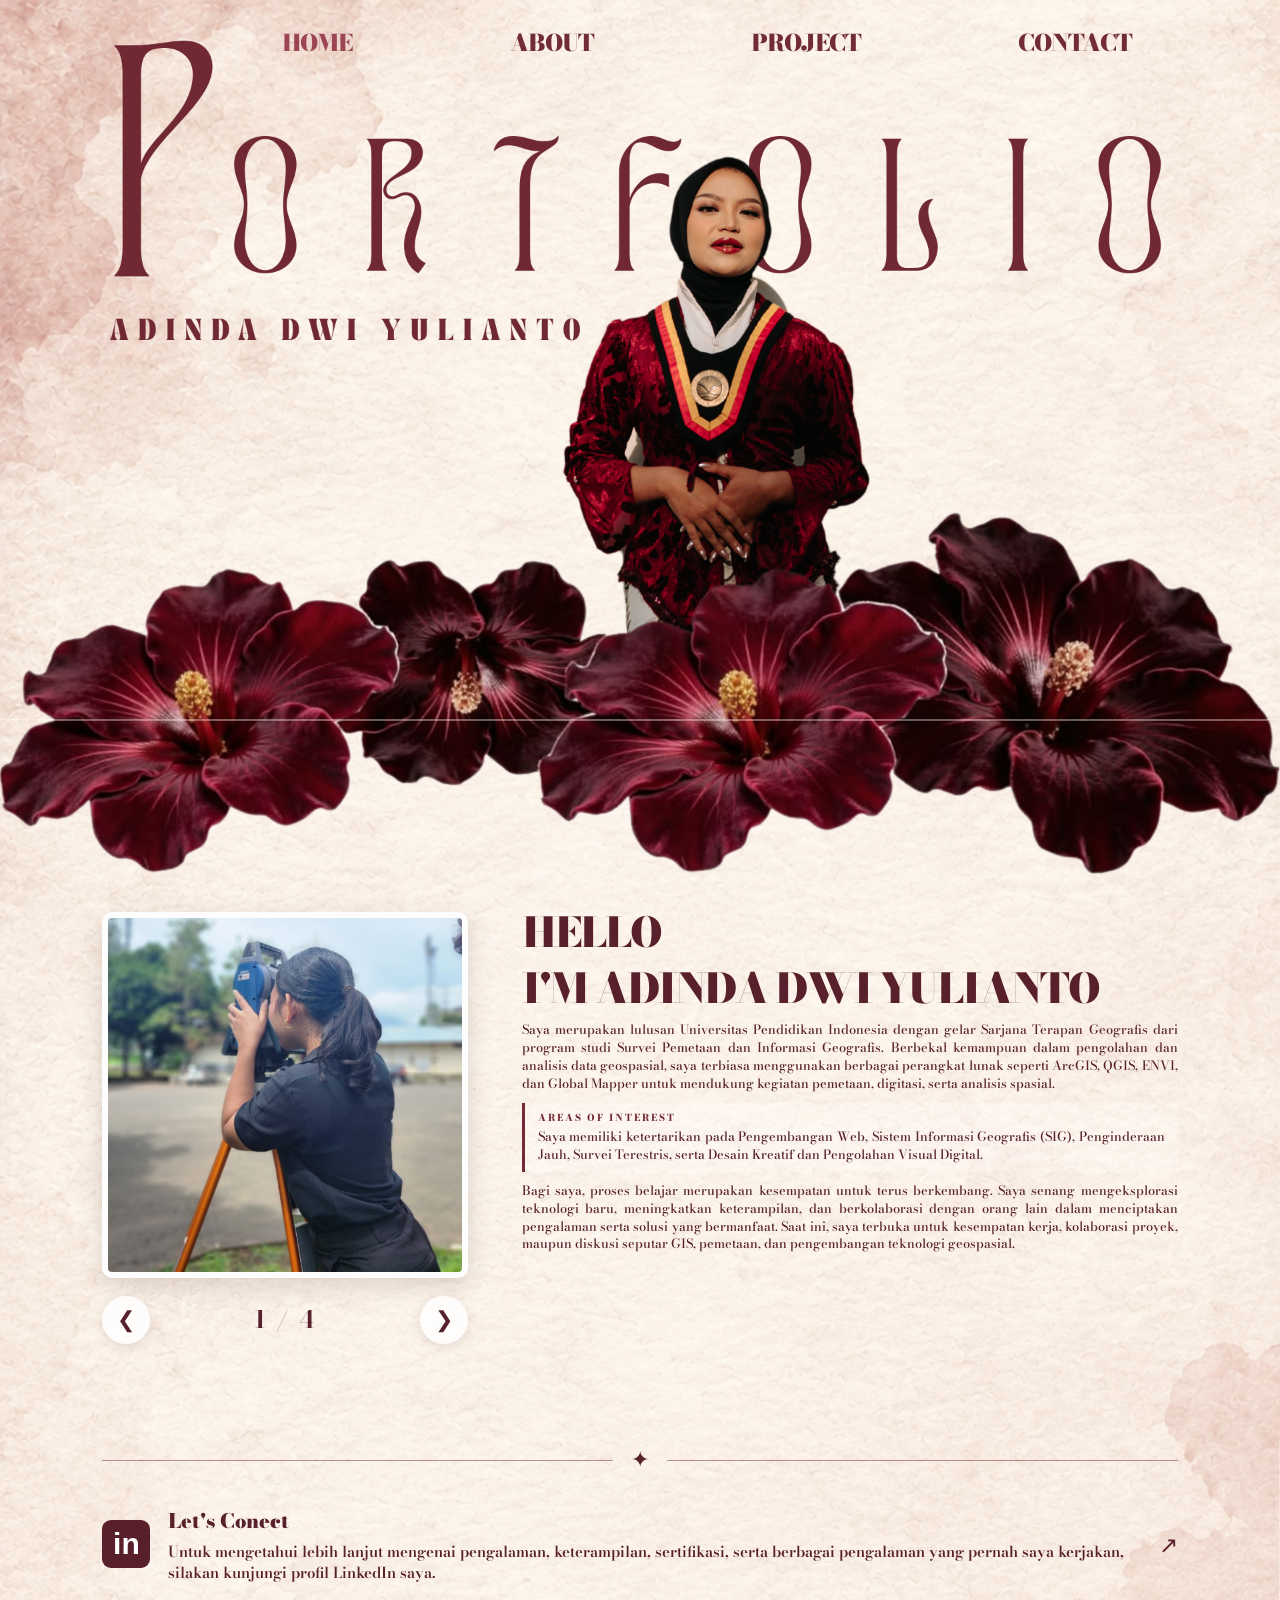
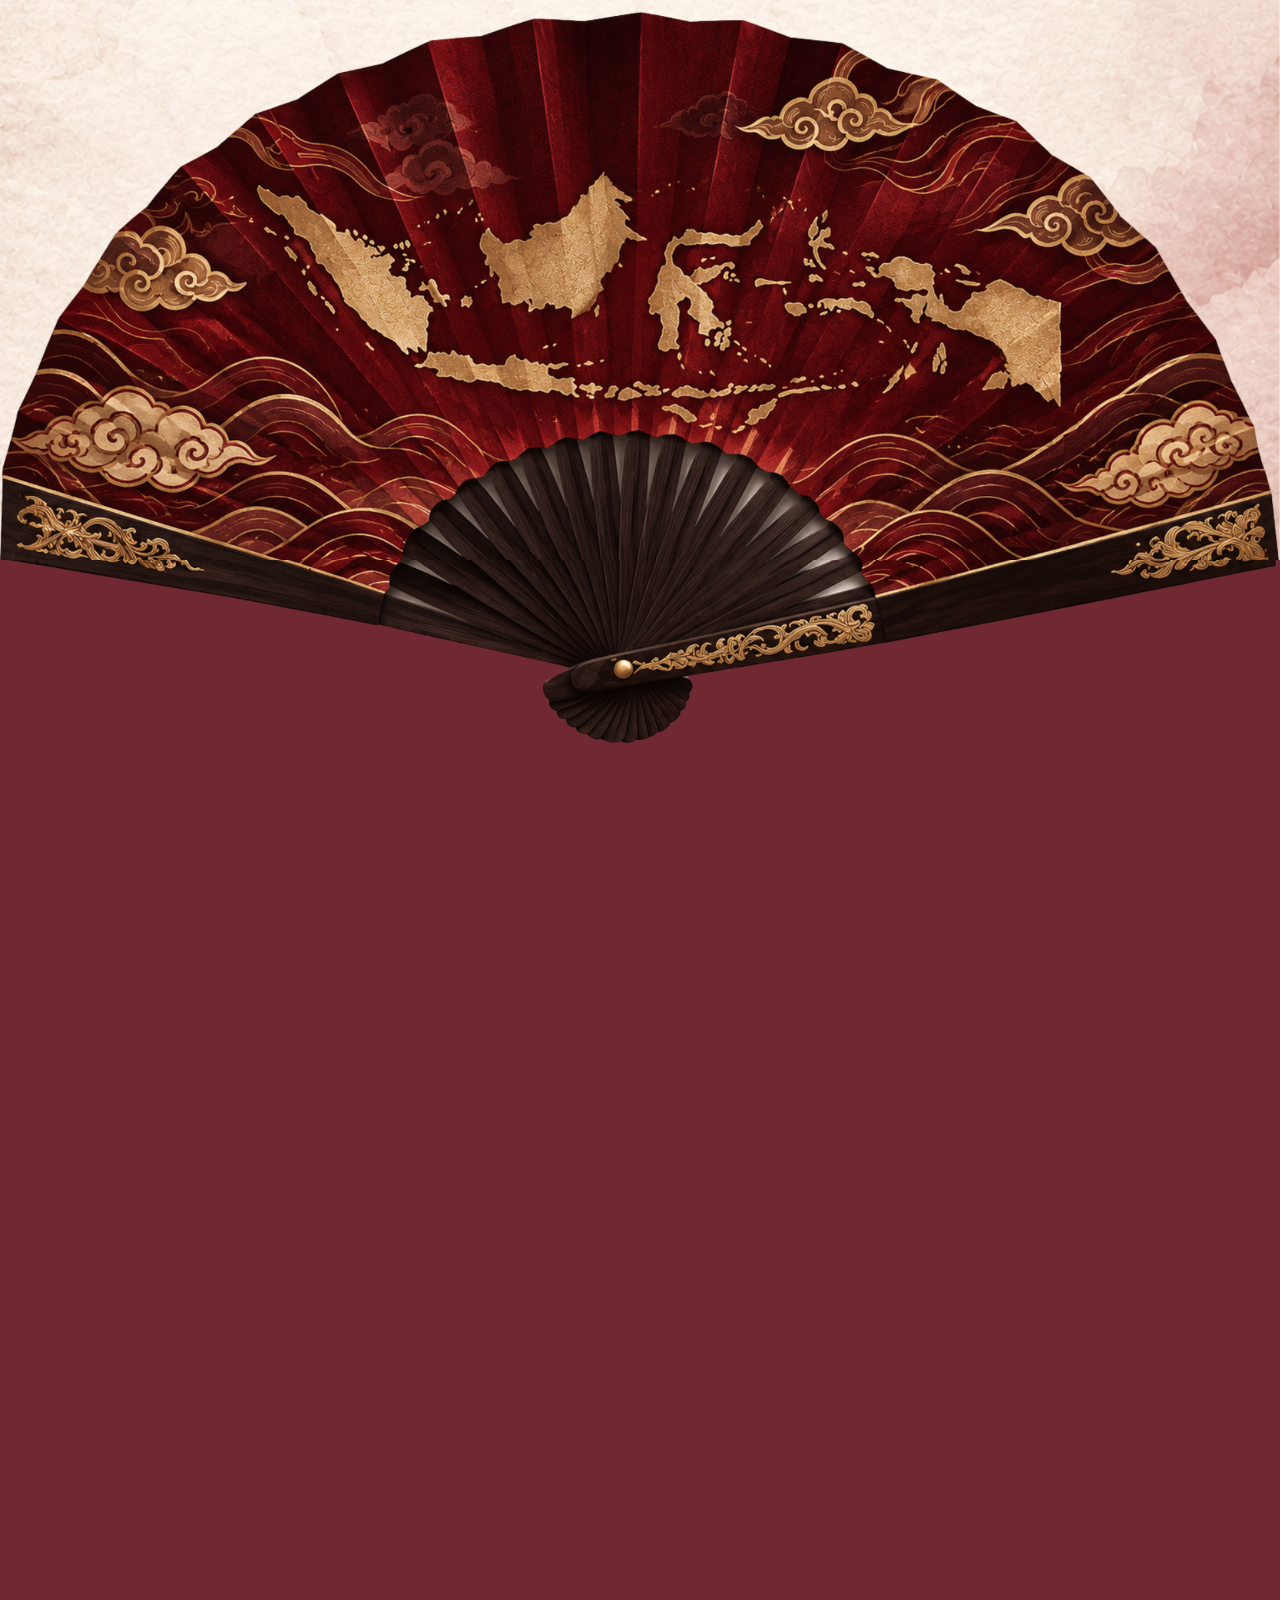
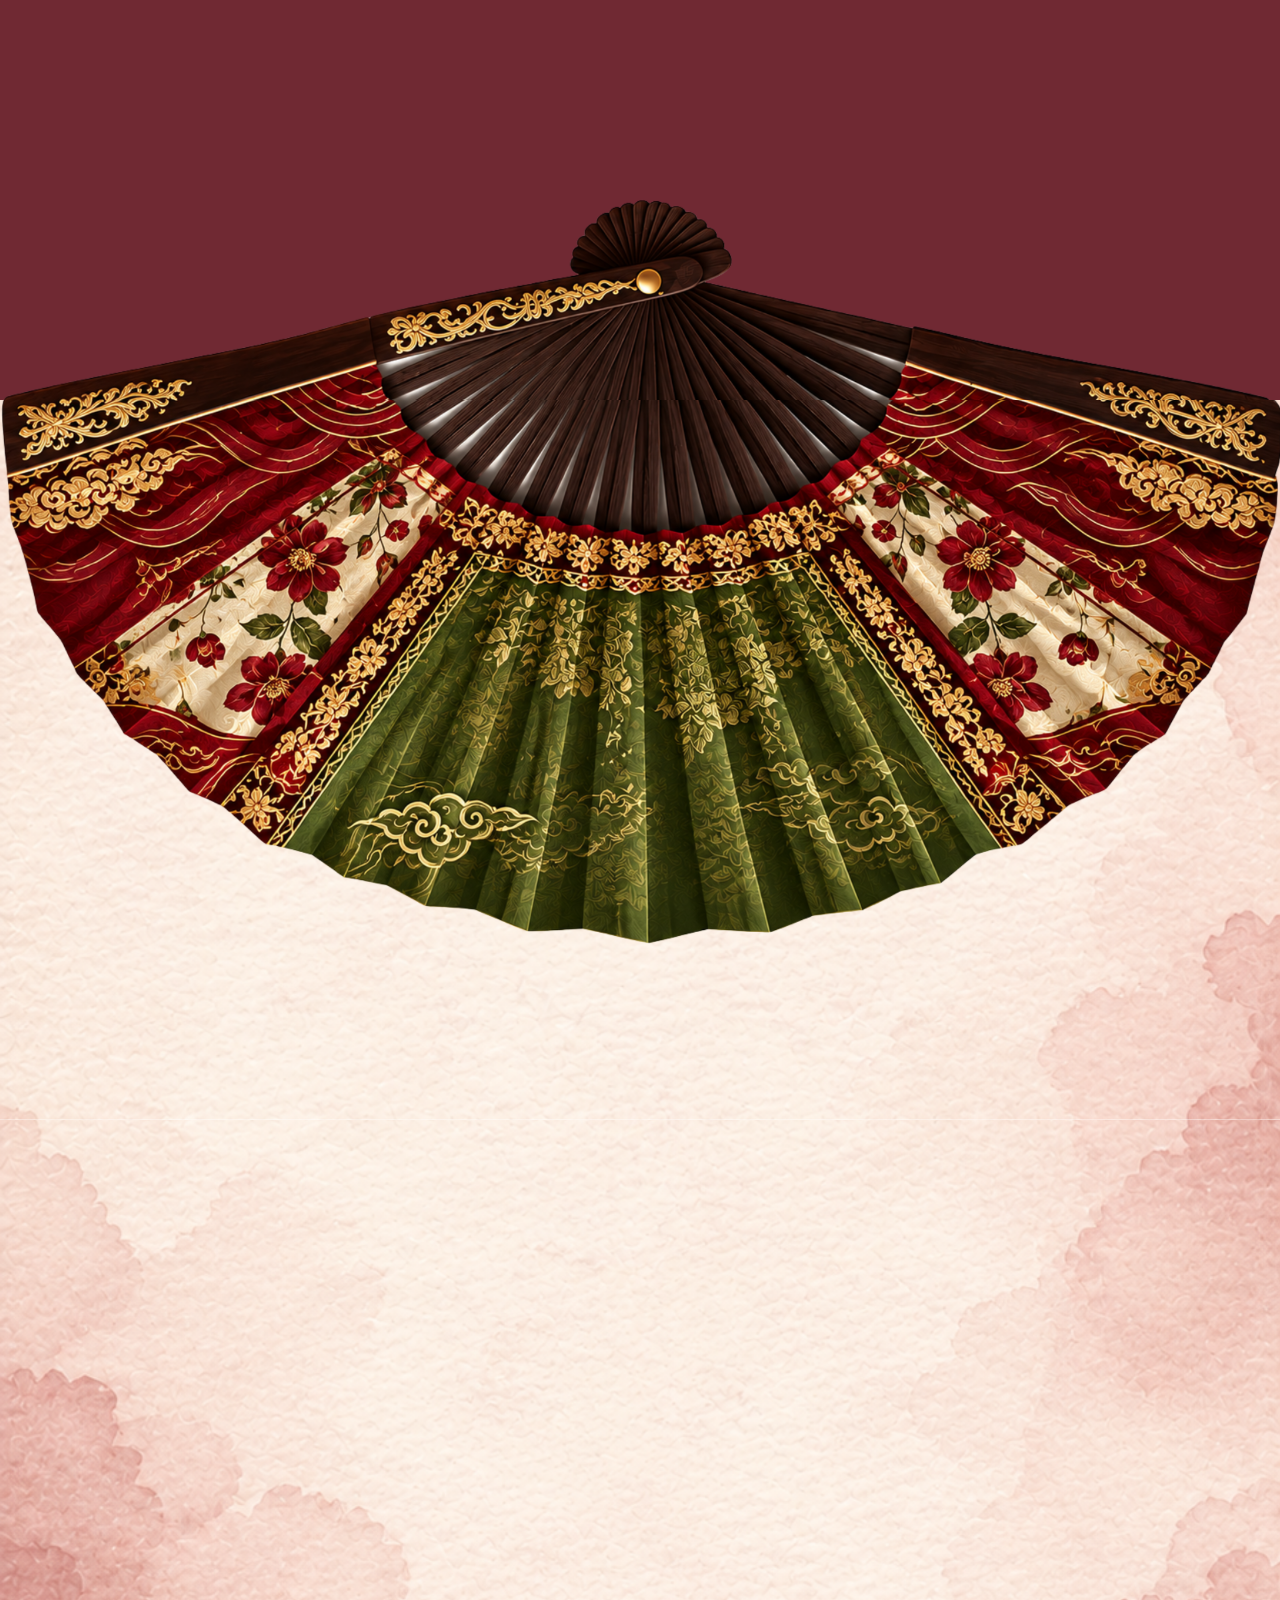
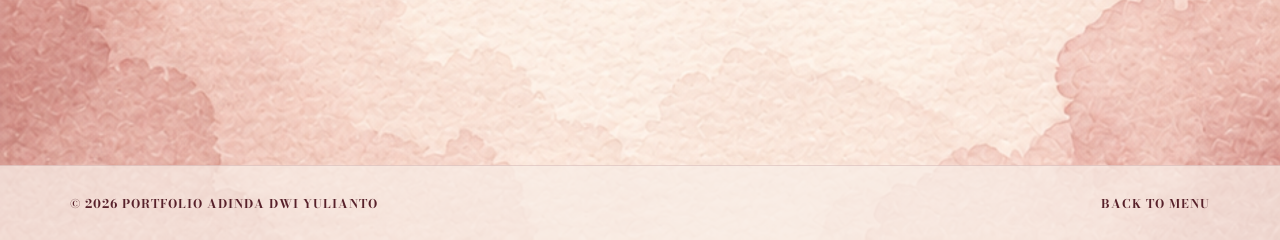
<file: index.html>
<!DOCTYPE html>
<html lang="id">
<head>
    <meta charset="UTF-8">
    <meta name="viewport" content="width=device-width, initial-scale=1.0">
    <meta name="theme-color" content="#f8eee6">

    <title>Portfolio - Adinda Dwi Yulianto</title>

    <!-- Font Navbar -->
    <link rel="preconnect" href="https://fonts.googleapis.com">
    <link rel="preconnect" href="https://fonts.gstatic.com" crossorigin>
    <link href="https://fonts.googleapis.com/css2?family=Bodoni+Moda:wght@700;800;900&display=swap" rel="stylesheet">

    <!-- CSS -->
    <link rel="stylesheet" href="style.css">
</head>

<body>

    <!-- NAVBAR -->
    <header class="site-header">

        <button
            class="menu-toggle"
            type="button"
            aria-label="Buka menu"
            aria-expanded="false"
            aria-controls="primary-navigation">

            <span></span>
            <span></span>
            <span></span>

        </button>

        <nav class="navbar" id="primary-navigation">

            <a href="#home" class="nav-link active">HOME</a>

            <a href="#about" class="nav-link">ABOUT</a>

            <a href="#project1" class="nav-link">PROJECT</a>

            <a href="#contact1" class="nav-link">CONTACT</a>

        </nav>

    </header>


    <!-- MAIN CONTENT -->
    <main id="main-content">

        <!---------------------------------- SLIDE 1: HOME PAGE ---------------------------------->
        <section
            id="home"
            class="page background-page"
            data-background="assets/backgrounds/HomePage.png">
        </section>



        <!-----------------------------------  SLIDE 2: ABOUT ------------------------------------>
        <section
            id="about"
            class="page background-page"
            data-background="assets/backgrounds/About.png"
        >

            <div class="about-container">

                <!-- BAGIAN KIRI: FOTO CAROUSEL -->
                <div class="about-carousel">

                    <div class="about-photo">
                        <img
                            id="aboutSlide"
                            src="assets/dokumentasi/Foto1.png"
                            alt="Dokumentasi kegiatan">
                    </div>

                    <div class="about-controls">

                        <button
                            type="button"
                            id="aboutPrev"
                            class="about-arrow"
                            aria-label="Foto sebelumnya">
                            &#10094;
                        </button>

                        <span id="aboutCounter">1 / 4</span>

                        <button
                            type="button"
                            id="aboutNext"
                            class="about-arrow"
                            aria-label="Foto berikutnya">
                            &#10095;
                        </button>

                    </div>

                </div>

                <!-- BAGIAN KANAN: TEKS ABOUT -->
                <div class="about-content">

                    <!-- JUDUL -->
                    <div class="about-heading">

                        <h1>HELLO</h1> 
                        <h1>I'M ADINDA DWI YULIANTO</h1>
                    
                    </div>

                    <!-- DESKRIPSI -->
                    <div class="about-description">
                        <p class="about-intro">
                            Saya merupakan lulusan Universitas Pendidikan Indonesia dengan 
                            gelar Sarjana Terapan Geografis dari program studi Survei Pemetaan 
                            dan Informasi Geografis. Berbekal kemampuan dalam pengolahan dan 
                            analisis data geospasial, saya terbiasa menggunakan berbagai 
                            perangkat lunak seperti ArcGIS, QGIS, ENVI, dan Global Mapper untuk 
                            mendukung kegiatan pemetaan, digitasi, serta analisis spasial.
                        </p>

                        <div class="about-interest">
                            <span class="about-label">AREAS OF INTEREST</span>

                            <p>
                                Saya memiliki ketertarikan pada Pengembangan Web,
                                Sistem Informasi Geografis (SIG), Penginderaan Jauh,
                                Survei Terestris, serta Desain Kreatif dan Pengolahan
                                Visual Digital.
                            </p>

                        </div>

                        <p>
                            Bagi saya, proses belajar merupakan kesempatan untuk
                            terus berkembang. Saya senang mengeksplorasi teknologi
                            baru, meningkatkan keterampilan, dan berkolaborasi
                            dengan orang lain dalam menciptakan pengalaman serta
                            solusi yang bermanfaat. Saat ini, saya terbuka untuk 
                            kesempatan kerja, kolaborasi proyek, maupun diskusi seputar GIS,
                            pemetaan, dan pengembangan teknologi geospasial.
                        </p>

                    </div>
                </div>
            </div>
        </section>



        <!--------------------------------  SLIDE 3: ABOUT BOTTOM -------------------------------->
        <section
            id="about-bottom"
            class="page background-page"
            data-background="assets/backgrounds/AboutBottom.png">

            <div class="about-bottom-content">

                <!-- GARIS PEMISAH -->
                <div class="linkedin-divider">
                    <span></span>
                    <strong>✦</strong>
                    <span></span>
                </div>

                <!-- LINKEDIN -->
                <a
                    href="https://www.linkedin.com/in/adinda-dwi-yulianto-27j03/"
                    target="_blank"
                    rel="noopener noreferrer"
                    class="about-linkedin">

                    <span class="linkedin-icon">in</span>

                    <span class="linkedin-text">
                        <strong>Let's Conect</strong>

                        <small>
                            Untuk mengetahui lebih lanjut mengenai pengalaman, keterampilan, 
                            sertifikasi, serta berbagai pengalaman yang pernah saya kerjakan, 
                            silakan kunjungi profil LinkedIn saya.
                        </small>
                    </span>

                    <span class="linkedin-arrow">↗</span>
                </a>
            </div>
        </section>



        <!-- SLIDE 4: PROJECT 1 -->
        <section
            id="project1"
            class="page background-page"
            data-background="assets/backgrounds/Project1.png">
        </section>


        <!-- SLIDE 5: PROJECT 2 -->
        <section
            id="project2"
            class="page background-page"
            data-background="assets/backgrounds/Project2.png">
        </section>


        <!-- SLIDE 6: CONTACT 1 -->
        <section
            id="contact1"
            class="page background-page"
            data-background="assets/backgrounds/Contact.png">
        </section>


        <!-- SLIDE 7: CONTACT 2 -->
        <section
            id="contact2"
            class="page background-page final-page"
            data-background="assets/backgrounds/Contact2.png">

            <footer class="site-footer">

                <div class="footer-left">
                    © 2026 PORTFOLIO ADINDA DWI YULIANTO
                </div>

                <a href="#home" class="footer-link">
                    BACK TO MENU
                </a>

            </footer>

        </section>

    </main>


    <!-- JAVASCRIPT -->
    <script src="script.js" defer></script>

</body>
</html>
</file>
<file: style.css>
/* ==========================================
   1. ROOT & RESET
========================================== */

:root {
    --wine: #742b37;
    --wine-dark: #57202a;
    --paper: #f8eee6;

    --page-padding: 5%;
}

*,
*::before,
*::after {
    box-sizing: border-box;
}

html {
    width: 100%;
    margin: 0;
    padding: 0;

    scroll-behavior: smooth;

    overflow-x: hidden;

    background: var(--paper);
}

body {
    width: 100%;
    min-width: 320px;

    margin: 0;
    padding: 0;

    overflow-x: hidden;

    background: var(--paper);

    color: var(--wine-dark);

    font-family: Georgia, "Times New Roman", serif;
}



/* ==========================================
   2. NAVBAR
========================================== */

.site-header {

    position: absolute;

    top: 0;
    left: 0;

    z-index: 1000;

    width: 100%;
    height: 85px;

    display: flex;

    align-items: center;

    justify-content: flex-start;

    /*
       Menu dimulai dari kiri-tengah,
       bukan dari sisi kanan.
    */

    padding-left: 22%;
    padding-right: 5.5%;

    margin: 0;

    background: transparent;

    border: none;

    box-shadow: none;
}



/* ==========================================
   3. MENU NAVIGASI
========================================== */

.navbar {

    display: flex;

    align-items: center;

    justify-content: space-between;

    width: 100%;

    max-width: 850px;

    gap: 0;

    margin: 0;
    padding: 0;

    background: transparent;

    border: none;
}


/* FONT NAVBAR */
.nav-link {

    display: inline-block;

    font-family: 'Bodoni Moda', Georgia, serif;

    font-size: 23px;

    font-weight: 900;

    line-height: 1;

    letter-spacing: -1.1px;

    color: #722c37;

    text-decoration: none;

    white-space: nowrap;

    transition:
        color .25s ease,
        opacity .25s ease;
}


/* HOVER */
.nav-link:hover {

    color: #a34c59;

}


/* MENU AKTIF */
.nav-link.active {

    color: #9b4652;

}



/* ==========================================
   4. HAMBURGER MENU
========================================== */

.menu-toggle {

    display: none;

    width: 42px;
    height: 40px;

    padding: 9px;

    border: 1px solid rgba(116, 43, 55, .25);

    border-radius: 5px;

    background: transparent;

    cursor: pointer;
}

.menu-toggle span {

    display: block;

    width: 100%;

    height: 2px;

    margin: 4px 0;

    background: var(--wine);

}



/* ==========================================
   5. MAIN
========================================== */

main {

    display: block;

    position: relative;

    width: 100%;

    margin: 0;
    padding: 0;

}



/* ==========================================
   6. PENGATURAN TUJUH SLIDE
========================================== */

main > .page {

    display: block;

    position: relative;

    width: 100%;

    aspect-ratio: 16 / 9;

    height: auto;

    min-height: 0;

    margin: 0;
    padding: 0;

    border: 0;

    float: none;

    clear: both;

    overflow: hidden;

    background-color: var(--paper);

}



/* ==========================================
   7. BACKGROUND IMAGE
========================================== */

main > .background-page {

    background-image: var(--page-background, none);

    background-size: 100% 100%;

    background-position: center center;

    background-repeat: no-repeat;

}



/* ==========================================
   8. PASTIKAN TIDAK ADA JARAK ANTARSLIDE
========================================== */

main > .page + .page {

    margin-top: 0;

    padding-top: 0;

}



/* ==========================================
   9. TABLET
========================================== */

@media (max-width: 1024px) {

    .site-header {

        height: 75px;

        padding-left: 18%;

        padding-right: 5%;

    }

    .navbar {

        max-width: 750px;

    }

    .nav-link {

        font-size: 19px;

        letter-spacing: -.8px;

    }

}



/* ==========================================
   10. MOBILE
========================================== */

@media (max-width: 700px) {

    .site-header {

        position: absolute;

        height: 65px;

        padding: 0 20px;

        justify-content: flex-end;

    }


    .menu-toggle {

        display: block;

    }


    .navbar {

        position: absolute;

        display: none;

        top: 100%;

        left: 0;

        width: 100%;

        max-width: none;

        padding: 20px 24px;

        background: rgba(250, 244, 239, .97);

        flex-direction: column;

        align-items: flex-start;

        justify-content: flex-start;

        gap: 20px;

    }


    .navbar.is-open {

        display: flex;

    }


    .nav-link {

        font-size: 18px;

        letter-spacing: -.5px;

    }

}



/* ==========================================
   11. HP KECIL
========================================== */

@media (max-width: 380px) {

    .site-header {

        padding-left: 14px;

        padding-right: 14px;

    }

}



/* ==========================================
   12. AKSESIBILITAS
========================================== */

@media (prefers-reduced-motion: reduce) {

    html {

        scroll-behavior: auto;

    }

    *,
    *::before,
    *::after {

        transition-duration: .01ms !important;

        animation-duration: .01ms !important;

        animation-iteration-count: 1 !important;

    }

}



/* ==========================================
   13. FOOTER SLIDE TERAKHIR
========================================== */

#contact2 {
    position: relative;
}

/* FOOTER */
.site-footer {
    position: absolute;

    left: 0;
    bottom: 0;

    width: 100%;
    min-height: 75px;

    display: flex;

    align-items: center;
    justify-content: space-between;

    gap: 15px;

    padding: 18px 5.5%;

    background: rgba(248, 238, 230, 0.72);

    border-top: 1px solid rgba(116, 43, 55, 0.15);

    color: #57202a;

    font-family: 'Bodoni Moda', Georgia, serif;

    font-size: 12px;

    font-weight: 700;

    letter-spacing: 1px;

    z-index: 10;
}

.footer-left,
.footer-link {
    white-space: nowrap;
}

.footer-link {
    color: #57202a;

    text-decoration: none;

    transition: color .2s ease;
}

.footer-link:hover {
    color: #a34c59;
}


/* FOOTER MOBILE */
@media (max-width: 700px) {

    .site-footer {
        min-height: 65px;

        flex-direction: column;

        justify-content: center;

        gap: 6px;

        padding: 10px 15px;

        font-size: 9px;

        letter-spacing: .5px;
    }

}



/* ==========================================
   14. ABOUT PAGE - MAIN LAYOUT
========================================== */

#about {
    position: relative;
}

.about-container {
    position: absolute;
    inset: 0;

    width: 100%;
    height: 100%;

    display: grid;
    grid-template-columns: 34% 1fr;
    column-gap: 5%;

    align-items: start;

    padding: 15% 8% 7%;
}



/* ==========================================
   15. ABOUT - PHOTO CAROUSEL
========================================== */

.about-carousel {
    width: 100%;

    display: flex;
    flex-direction: column;

    align-items: center;
    justify-content: flex-start;

    align-self: start;
}

.about-photo {
    width: 100%;
    max-width: 520px;

    aspect-ratio: 1 / 1;

    overflow: hidden;

    border: 6px solid rgba(255, 255, 255, 0.9);
    border-radius: 10px;

    background: #eee;

    box-shadow: 0 8px 24px rgba(65, 28, 25, 0.16);
}

.about-photo img {
    display: block;

    width: 100%;
    height: 100%;

    object-fit: cover;
    object-position: center;

    transition: opacity .25s ease;
}



/* ==========================================
   16. ABOUT - PHOTO CONTROLS
========================================== */

.about-controls {
    width: 100%;
    max-width: 520px;

    display: flex;

    justify-content: space-between;
    align-items: center;

    margin-top: 18px;
}

.about-arrow {
    width: 48px;
    height: 48px;

    display: flex;
    align-items: center;
    justify-content: center;

    border: none;
    border-radius: 50%;

    background: rgba(255, 255, 255, .85);

    color: var(--wine-dark);

    font-size: 22px;

    cursor: pointer;

    box-shadow: 0 4px 12px rgba(65, 28, 25, .12);

    transition: .25s ease;
}

.about-arrow:hover {
    background: var(--wine-dark);
    color: white;
    transform: scale(1.08);
}

#aboutCounter {
    font-family: 'Bodoni Moda', Georgia, serif;

    font-size: 24px;
    font-weight: 700;

    letter-spacing: 2px;

    color: var(--wine-dark);
}



/* ==========================================
   17. ABOUT - CONTENT
========================================== */

.about-content {
    width: 100%;

    display: flex;
    flex-direction: column;

    justify-content: flex-start;
    align-self: start;

    margin: 0;
    padding: 0;

    color: var(--wine-dark);

    font-family: 'Bodoni Moda', Georgia, serif;
}



/* ==========================================
   18. ABOUT - HEADING
========================================== */

.about-heading {
    width: 100%;

    display: flex;
    flex-direction: column;
    align-items: flex-start;

    gap: 15px;

    margin: 0 0 12px;
    padding: 0;
}


.about-heading h1 {
    margin: 0;

    font-family: 'Bodoni Moda', Georgia, serif;

    font-size: clamp(38px, 3.2vw, 62px);

    font-weight: 900;
    font-style: normal;

    line-height: 1;

    letter-spacing: -2px;

    text-transform: uppercase;

    color: var(--wine-dark);

    white-space: nowrap;
}

.about-heading-line {
    flex: 1;

    display: flex;
    align-items: center;

    gap: 12px;
}

.about-heading-line span {
    height: 1px;
    flex: 1;

    background: var(--wine);
}

.about-heading-line i {
    font-size: 23px;
    font-style: normal;

    color: var(--wine);
}



/* ==========================================
   19. ABOUT - DESCRIPTION
========================================== */

.about-description {
    width: 100%;

    font-family: 'Bodoni Moda', Georgia, serif;

    font-size: clamp(12px, 1vw, 17px);

    font-weight: 500;

    line-height: 1.4;

    letter-spacing: 0;

    text-align: justify;

    word-spacing: normal;

    color: var(--wine-dark);
}

.about-description p {
    margin: 0 0 10px;

    font-family: 'Bodoni Moda', Georgia, serif;

    font-size: 1em;
    line-height: 1.4;
}

.about-description strong {
    font-weight: 800;
    color: #742b37;
}

.about-description em {
    font-style: italic;
    font-weight: 700;
}

.about-intro {
    font-size: 1em;
    line-height: 1.4;
}



/* ==========================================
   20. ABOUT - AREAS OF INTEREST
========================================== */

.about-interest {
    margin: 10px 0;

    padding: 8px 13px;

    border-left: 3px solid var(--wine);

    background: rgba(255, 255, 255, .22);
}

.about-label {
    display: block;

    margin-bottom: 4px;

    font-family: 'Bodoni Moda', Georgia, serif;

    font-size: .75em;

    font-weight: 800;

    letter-spacing: 2px;

    color: var(--wine);
}

.about-interest p {
    margin: 0;
}

.about-description .about-closing {
    font-style: italic;
    font-weight: 600;

    margin-bottom: 0;
}



/* ==========================================
   21. PAGE 3 - LINKEDIN
========================================== */

#about-bottom {
    position: relative;
}

.about-bottom-content {
    position: absolute;

    top: 1%;
    left: 8%;

    width: 84%;
}

.about-linkedin {
    display: flex;
    align-items: center;

    gap: 13px;

    width: 100%;

    color: var(--wine-dark);

    text-decoration: none;

    font-family: 'Bodoni Moda', Georgia, serif;

    transition: .25s ease;
}

.linkedin-icon {
    width: 42px;
    height: 42px;

    flex-shrink: 0;

    display: flex;
    align-items: center;
    justify-content: center;

    border-radius: 7px;

    background: var(--wine-dark);
    color: white;

    font-family: Arial, sans-serif;

    font-size: 24px;
    font-weight: 700;
}

.linkedin-text {
    display: flex;
    flex-direction: column;

    gap: 3px;
}

.linkedin-text strong {
    font-family: 'Bodoni Moda', Georgia, serif;
    font-size: 19px;
    font-weight: 800;
}

.linkedin-text small {
    font-family: 'Bodoni Moda', Georgia, serif;
    font-size: 13px;
    font-weight: 500;

    line-height: 1.5;
}

.linkedin-arrow {
    margin-left: auto;

    font-size: 22px;

    transition: transform .25s ease;
}

.about-linkedin:hover {
    color: #9b4652;
}

.about-linkedin:hover .linkedin-arrow {
    transform: translate(4px, -4px);
}

/* GARIS PEMISAH LINKEDIN */
.linkedin-divider {
    width: 100%;
    display: flex;
    align-items: center;
    justify-content: center;
    gap: 18px;
    margin-bottom: 32px;
}

.linkedin-divider span {
    flex: 1;
    height: 1px;
    background: rgba(116, 43, 55, 0.5);
}

.linkedin-divider strong {
    font-size: 22px;
    color: var(--wine-dark);
    font-weight: 400;
}

/* LINKEDIN CONTENT */
.about-linkedin {
    width: 100%;
    display: flex;
    align-items: center;
    gap: 18px;
    text-decoration: none;
    color: var(--wine-dark);
}

.linkedin-icon {
    width: 48px;
    height: 48px;
    flex-shrink: 0;
    display: flex;
    align-items: center;
    justify-content: center;
    background: var(--wine-dark);
    color: white;
    border-radius: 9px;
    font-family: Arial, sans-serif;
    font-size: 30px;
    font-weight: 700;
}

.linkedin-text {
    display: flex;
    flex-direction: column;
    gap: 5px;
    font-family: 'Bodoni Moda', Georgia, serif;
}

.linkedin-text strong {
    font-size: 20px;
    font-weight: 900;
}

.linkedin-text small {
    font-size: 15px;
    font-weight: 600;
    line-height: 1.4;
}

.linkedin-arrow {
    margin-left: auto;
    font-size: 23px;
    color: var(--wine-dark);
}


/* ==========================================
   22. ABOUT - TABLET
========================================== */

@media (max-width: 1024px) {

    .about-container {
        grid-template-columns: 34% 1fr;
        column-gap: 4%;

        padding: 12% 6% 9%;
    }

    .about-photo {
        width: 100%;
    }

    .about-controls {
        width: 100%;
    }

    .about-heading h1 {
        font-size: 38px;
    }

    .about-description {
        font-size: 12px;
        line-height: 1.35;
    }

    .about-description p {
        margin-bottom: 7px;
    }

    .about-interest {
        margin: 7px 0;
        padding: 6px 10px;
    }

    .about-bottom-content {
        top: 1%;
        left: 6%;
        width: 88%;
    }

}



/* ==========================================
   23. ABOUT - MOBILE
========================================== */

@media (max-width: 700px) {

    #about {
        aspect-ratio: auto;
        min-height: 1100px;
    }

    .about-container {
        position: relative;
        inset: auto;

        width: 100%;
        height: auto;

        display: flex;
        flex-direction: column;

        align-items: center;

        gap: 30px;

        padding: 100px 7% 45px;
    }

    .about-carousel {
        order: 1;
    }

    .about-photo {
        width: min(75vw, 320px);
    }

    .about-controls {
        width: min(75vw, 320px);
    }

    .about-content {
        order: 2;
    }

    .about-heading h1 {
        font-size: 42px;
    }

    .about-description {
        font-size: 14px;
        line-height: 1.65;
    }

    .about-description p {
        margin-bottom: 12px;
    }

    .about-interest {
        margin: 12px 0;
        padding: 10px 14px;
    }

    .about-bottom-content {
        top: 1%;
        left: 7%;
        width: 86%;
    }
}



/* ==========================================
   24. ABOUT - HP KECIL
========================================== */

@media (max-width: 380px) {

    .about-container {
        padding-left: 6%;
        padding-right: 6%;
    }

    .about-photo {
        width: min(75vw, 280px);
    }

    .about-controls {
        width: min(75vw, 280px);
    }

    .about-heading h1 {
        font-size: 36px;
    }

    .about-description {
        font-size: 13px;
    }
}
</file>
